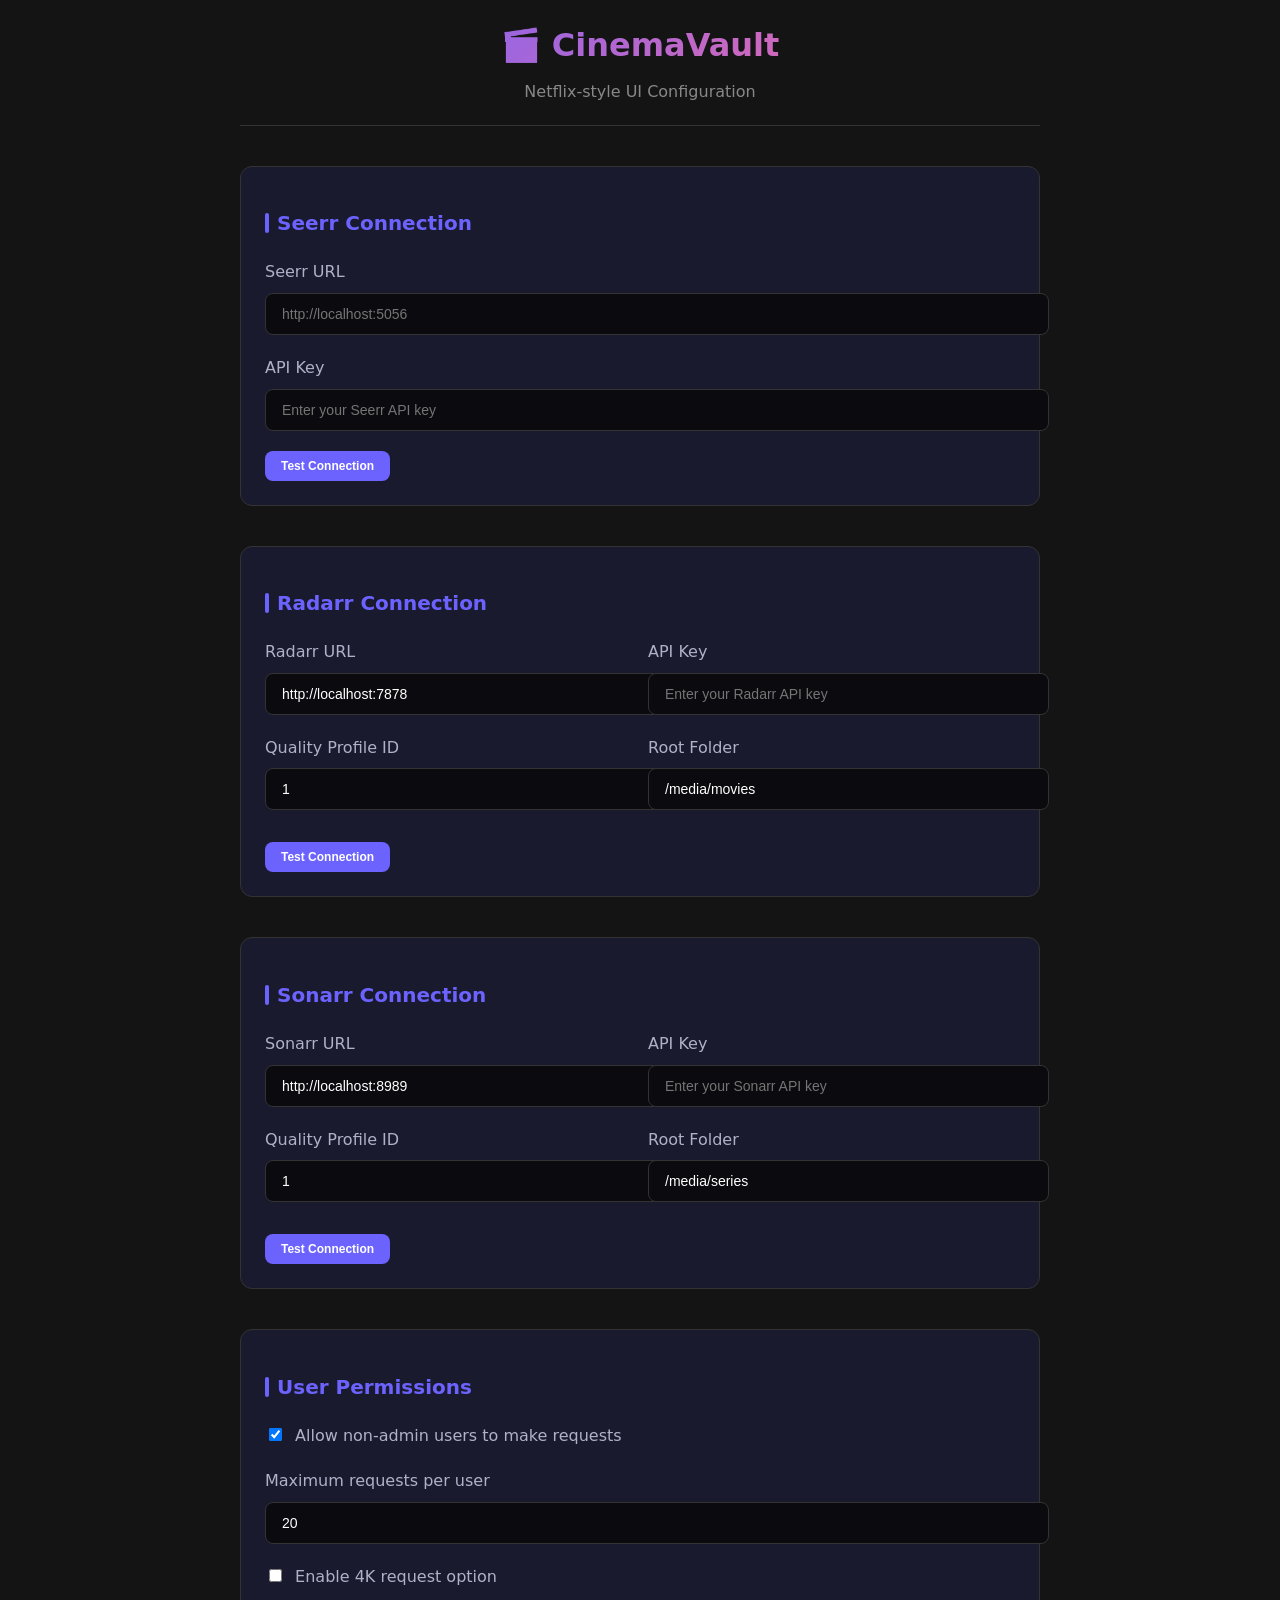
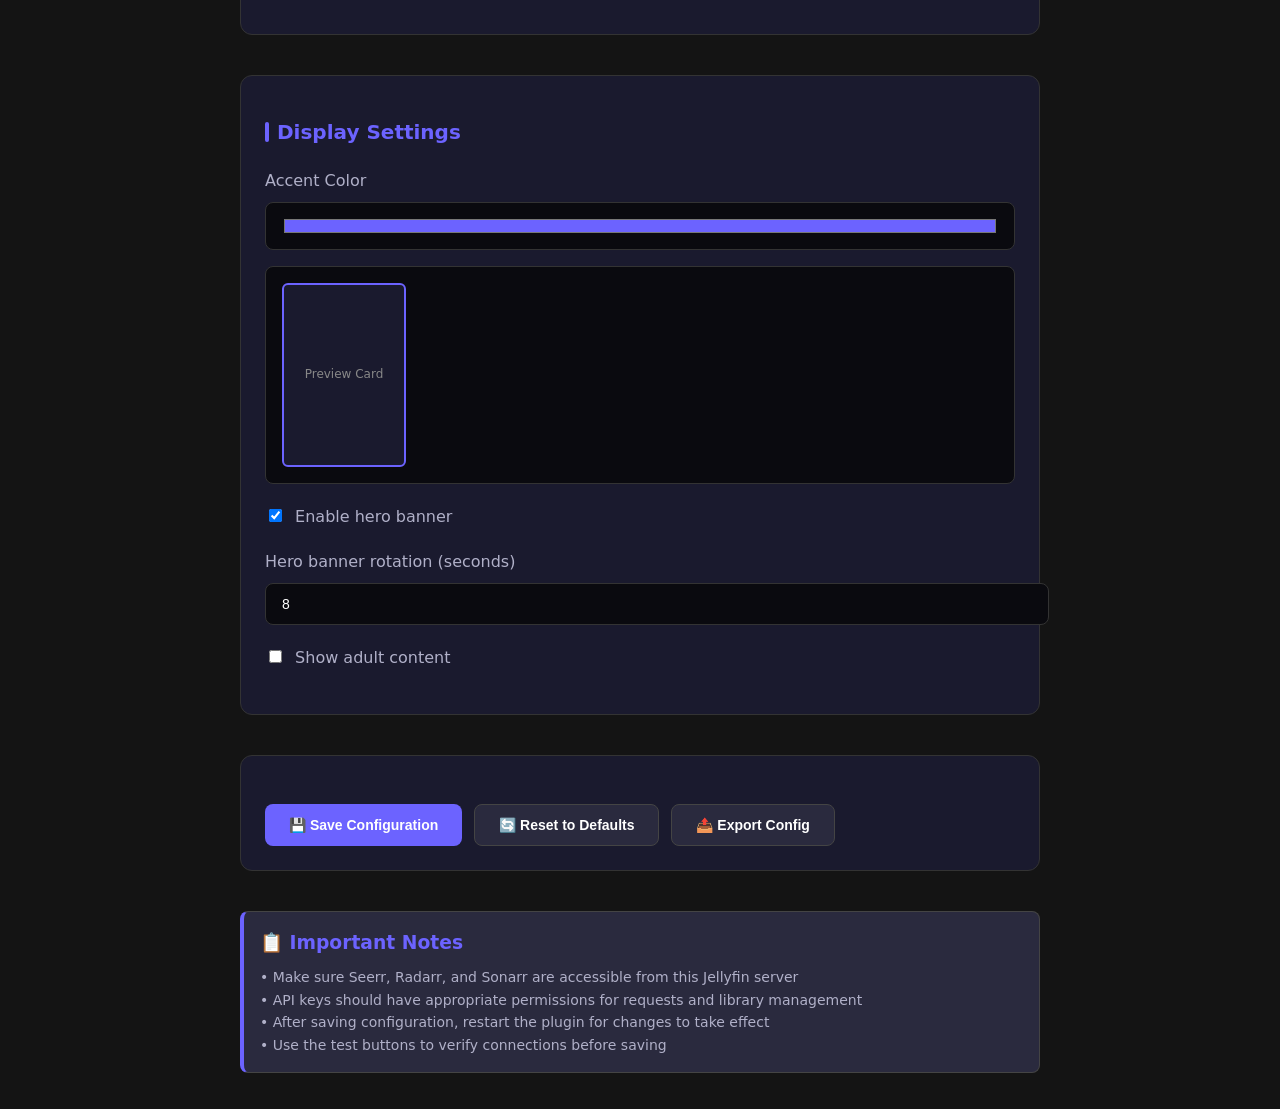
<file: Configuration/configPage.html>
<!DOCTYPE html>
<html lang="en">
<head>
    <meta charset="utf-8">
    <meta name="viewport" content="width=device-width, initial-scale=1.0">
    <title>CinemaVault Configuration</title>
    
    <style>
        body {
            font-family: system-ui, -apple-system, BlinkMacSystemFont, 'Segoe UI', Roboto, sans-serif;
            margin: 0;
            padding: 20px;
            background-color: #141414;
            color: #fff;
            line-height: 1.6;
        }
        
        .container {
            max-width: 800px;
            margin: 0 auto;
        }
        
        .header {
            text-align: center;
            margin-bottom: 40px;
            padding-bottom: 20px;
            border-bottom: 1px solid #333;
        }
        
        .logo {
            font-size: 2rem;
            font-weight: 700;
            margin-bottom: 8px;
            background: linear-gradient(135deg, #6c63ff, #ff6b9d);
            -webkit-background-clip: text;
            -webkit-text-fill-color: transparent;
            background-clip: text;
        }
        
        .subtitle {
            color: #888;
            font-size: 1rem;
        }
        
        .section {
            margin-bottom: 40px;
            padding: 24px;
            background: #1a1a2e;
            border-radius: 12px;
            border: 1px solid #333;
        }
        
        .section-title {
            font-size: 1.25rem;
            font-weight: 600;
            margin-bottom: 20px;
            color: #6c63ff;
            display: flex;
            align-items: center;
            gap: 8px;
        }
        
        .section-title::before {
            content: '';
            width: 4px;
            height: 20px;
            background: #6c63ff;
            border-radius: 2px;
        }
        
        .form-group {
            margin-bottom: 20px;
        }
        
        .form-group label {
            display: block;
            margin-bottom: 8px;
            font-weight: 500;
            color: #b0b0c8;
        }
        
        .form-group input,
        .form-group select {
            width: 100%;
            padding: 12px 16px;
            background: #0a0a0f;
            border: 1px solid #333;
            border-radius: 8px;
            color: #fff;
            font-size: 14px;
            transition: border-color 0.2s ease;
        }
        
        .form-group input:focus,
        .form-group select:focus {
            outline: none;
            border-color: #6c63ff;
            box-shadow: 0 0 0 3px rgba(108, 99, 255, 0.1);
        }
        
        .form-group input[type="color"] {
            height: 48px;
            cursor: pointer;
        }
        
        .form-group input[type="checkbox"] {
            width: auto;
            margin-right: 8px;
        }
        
        .checkbox-label {
            display: flex;
            align-items: center;
            cursor: pointer;
            color: #b0b0c8;
        }
        
        .form-row {
            display: grid;
            grid-template-columns: 1fr 1fr;
            gap: 16px;
        }
        
        .btn {
            padding: 12px 24px;
            border: none;
            border-radius: 8px;
            font-weight: 600;
            font-size: 14px;
            cursor: pointer;
            transition: all 0.2s ease;
            text-decoration: none;
            display: inline-flex;
            align-items: center;
            gap: 8px;
        }
        
        .btn-primary {
            background: #6c63ff;
            color: white;
        }
        
        .btn-primary:hover {
            background: #8b84ff;
            transform: translateY(-1px);
            box-shadow: 0 4px 12px rgba(108, 99, 255, 0.3);
        }
        
        .btn-secondary {
            background: #2a2a3e;
            color: #fff;
            border: 1px solid #444;
        }
        
        .btn-secondary:hover {
            background: #333;
            border-color: #6c63ff;
        }
        
        .btn-success {
            background: #00d4aa;
            color: white;
        }
        
        .btn-success:hover {
            background: #00b894;
        }
        
        .btn-danger {
            background: #ff4757;
            color: white;
        }
        
        .btn-danger:hover {
            background: #ff3838;
        }
        
        .btn-group {
            display: flex;
            gap: 12px;
            margin-top: 24px;
        }
        
        .status {
            padding: 8px 12px;
            border-radius: 6px;
            font-size: 12px;
            font-weight: 600;
            text-transform: uppercase;
            letter-spacing: 0.5px;
        }
        
        .status-success {
            background: #00d4aa;
            color: white;
        }
        
        .status-error {
            background: #ff4757;
            color: white;
        }
        
        .status-warning {
            background: #ffa733;
            color: white;
        }
        
        .connection-status {
            margin-top: 12px;
            padding: 12px;
            border-radius: 8px;
            background: #0a0a0f;
            border: 1px solid #333;
        }
        
        .connection-status.connected {
            border-color: #00d4aa;
        }
        
        .connection-status.error {
            border-color: #ff4757;
        }
        
        .actions {
            display: flex;
            gap: 8px;
            margin-top: 12px;
        }
        
        .actions .btn {
            padding: 8px 16px;
            font-size: 12px;
        }
        
        .preview {
            margin-top: 16px;
            padding: 16px;
            background: #0a0a0f;
            border-radius: 8px;
            border: 1px solid #333;
        }
        
        .preview-card {
            width: 120px;
            height: 180px;
            background: #1a1a2e;
            border-radius: 6px;
            border: 2px solid var(--accent-color, #6c63ff);
            display: flex;
            align-items: center;
            justify-content: center;
            font-size: 12px;
            color: #888;
            transition: all 0.2s ease;
        }
        
        .preview-card:hover {
            transform: scale(1.05);
            box-shadow: 0 8px 24px rgba(108, 99, 255, 0.3);
        }
        
        .info-box {
            background: #2a2a3e;
            border: 1px solid #444;
            border-left: 4px solid #6c63ff;
            padding: 16px;
            border-radius: 8px;
            margin: 16px 0;
        }
        
        .info-box h3 {
            margin: 0 0 8px 0;
            color: #6c63ff;
        }
        
        .info-box p {
            margin: 0;
            color: #b0b0c8;
            font-size: 14px;
        }
        
        @media (max-width: 600px) {
            .form-row {
                grid-template-columns: 1fr;
            }
            
            .btn-group {
                flex-direction: column;
            }
            
            body {
                padding: 10px;
            }
        }
    </style>
</head>
<body>
    <div class="container">
        <div class="header">
            <div class="logo">🎬 CinemaVault</div>
            <div class="subtitle">Netflix-style UI Configuration</div>
        </div>

        <form id="configForm">
            <!-- Seerr Connection -->
            <div class="section">
                <h2 class="section-title">Seerr Connection</h2>
                
                <div class="form-group">
                    <label for="seerrUrl">Seerr URL</label>
                    <input type="url" id="seerrUrl" placeholder="http://localhost:5056">
                </div>
                
                <div class="form-group">
                    <label for="seerrApiKey">API Key</label>
                    <input type="password" id="seerrApiKey" placeholder="Enter your Seerr API key">
                </div>
                
                <div class="actions">
                    <button type="button" class="btn btn-primary" onclick="testSeerrConnection()">
                        Test Connection
                    </button>
                </div>
                
                <div id="seerrStatus" class="connection-status" style="display: none;">
                    <!-- Status will be inserted here -->
                </div>
            </div>

            <!-- Radarr Connection -->
            <div class="section">
                <h2 class="section-title">Radarr Connection</h2>
                
                <div class="form-row">
                    <div class="form-group">
                        <label for="radarrUrl">Radarr URL</label>
                        <input type="url" id="radarrUrl" placeholder="http://localhost:7878">
                    </div>
                    
                    <div class="form-group">
                        <label for="radarrApiKey">API Key</label>
                        <input type="password" id="radarrApiKey" placeholder="Enter your Radarr API key">
                    </div>
                </div>
                
                <div class="form-row">
                    <div class="form-group">
                        <label for="radarrQualityProfileId">Quality Profile ID</label>
                        <input type="number" id="radarrQualityProfileId" value="1" min="1">
                    </div>
                    
                    <div class="form-group">
                        <label for="radarrRootFolder">Root Folder</label>
                        <input type="text" id="radarrRootFolder" value="/media/movies" placeholder="/media/movies">
                    </div>
                </div>
                
                <div class="actions">
                    <button type="button" class="btn btn-primary" onclick="testRadarrConnection()">
                        Test Connection
                    </button>
                </div>
                
                <div id="radarrStatus" class="connection-status" style="display: none;">
                    <!-- Status will be inserted here -->
                </div>
            </div>

            <!-- Sonarr Connection -->
            <div class="section">
                <h2 class="section-title">Sonarr Connection</h2>
                
                <div class="form-row">
                    <div class="form-group">
                        <label for="sonarrUrl">Sonarr URL</label>
                        <input type="url" id="sonarrUrl" placeholder="http://localhost:8989">
                    </div>
                    
                    <div class="form-group">
                        <label for="sonarrApiKey">API Key</label>
                        <input type="password" id="sonarrApiKey" placeholder="Enter your Sonarr API key">
                    </div>
                </div>
                
                <div class="form-row">
                    <div class="form-group">
                        <label for="sonarrQualityProfileId">Quality Profile ID</label>
                        <input type="number" id="sonarrQualityProfileId" value="1" min="1">
                    </div>
                    
                    <div class="form-group">
                        <label for="sonarrRootFolder">Root Folder</label>
                        <input type="text" id="sonarrRootFolder" value="/media/series" placeholder="/media/series">
                    </div>
                </div>
                
                <div class="actions">
                    <button type="button" class="btn btn-primary" onclick="testSonarrConnection()">
                        Test Connection
                    </button>
                </div>
                
                <div id="sonarrStatus" class="connection-status" style="display: none;">
                    <!-- Status will be inserted here -->
                </div>
            </div>

            <!-- User Permissions -->
            <div class="section">
                <h2 class="section-title">User Permissions</h2>
                
                <div class="form-group">
                    <label class="checkbox-label">
                        <input type="checkbox" id="allowUserRequests">
                        Allow non-admin users to make requests
                    </label>
                </div>
                
                <div class="form-group">
                    <label for="maxRequestsPerUser">Maximum requests per user</label>
                    <input type="number" id="maxRequestsPerUser" value="20" min="1" max="100">
                </div>
                
                <div class="form-group">
                    <label class="checkbox-label">
                        <input type="checkbox" id="enable4KRequests">
                        Enable 4K request option
                    </label>
                </div>
            </div>

            <!-- Display Settings -->
            <div class="section">
                <h2 class="section-title">Display Settings</h2>
                
                <div class="form-group">
                    <label for="accentColor">Accent Color</label>
                    <input type="color" id="accentColor" value="#6c63ff">
                    <div class="preview">
                        <div class="preview-card" id="colorPreview">
                            Preview Card
                        </div>
                    </div>
                </div>
                
                <div class="form-group">
                    <label class="checkbox-label">
                        <input type="checkbox" id="enableHeroBanner">
                        Enable hero banner
                    </label>
                </div>
                
                <div class="form-group">
                    <label for="heroRotationSeconds">Hero banner rotation (seconds)</label>
                    <input type="number" id="heroRotationSeconds" value="8" min="3" max="30">
                </div>
                
                <div class="form-group">
                    <label class="checkbox-label">
                        <input type="checkbox" id="showAdultContent">
                        Show adult content
                    </label>
                </div>
            </div>

            <!-- Save Actions -->
            <div class="section">
                <div class="btn-group">
                    <button type="submit" class="btn btn-primary">
                        💾 Save Configuration
                    </button>
                    <button type="button" class="btn btn-secondary" onclick="resetToDefaults()">
                        🔄 Reset to Defaults
                    </button>
                    <button type="button" class="btn btn-secondary" onclick="exportConfig()">
                        📤 Export Config
                    </button>
                </div>
            </div>
        </form>

        <!-- Information -->
        <div class="info-box">
            <h3>📋 Important Notes</h3>
            <p>
                • Make sure Seerr, Radarr, and Sonarr are accessible from this Jellyfin server<br>
                • API keys should have appropriate permissions for requests and library management<br>
                • After saving configuration, restart the plugin for changes to take effect<br>
                • Use the test buttons to verify connections before saving
            </p>
        </div>
    </div>

    <script>
        // Configuration object
        let config = {};

        // Load configuration from Jellyfin
        function loadConfig() {
            try {
                // This would normally load from Jellyfin's plugin configuration
                // For now, we'll use default values
                config = {
                    seerrUrl: '',
                    seerrApiKey: '',
                    radarrUrl: 'http://localhost:7878',
                    radarrApiKey: '',
                    radarrQualityProfileId: 1,
                    radarrRootFolder: '/media/movies',
                    sonarrUrl: 'http://localhost:8989',
                    sonarrApiKey: '',
                    sonarrQualityProfileId: 1,
                    sonarrRootFolder: '/media/series',
                    allowUserRequests: true,
                    maxRequestsPerUser: 20,
                    enable4KRequests: false,
                    accentColor: '#6c63ff',
                    enableHeroBanner: true,
                    heroRotationSeconds: 8,
                    showAdultContent: false
                };

                // Populate form fields
                Object.keys(config).forEach(key => {
                    const element = document.getElementById(key);
                    if (element) {
                        if (element.type === 'checkbox') {
                            element.checked = config[key];
                        } else {
                            element.value = config[key];
                        }
                    }
                });

                updateColorPreview();

            } catch (error) {
                console.error('Error loading configuration:', error);
            }
        }

        // Save configuration
        function saveConfig() {
            try {
                // Collect form data
                const formData = new FormData(document.getElementById('configForm'));
                const newConfig = {};
                
                for (const [key, value] of formData.entries()) {
                    const element = document.getElementById(key);
                    if (element.type === 'checkbox') {
                        newConfig[key] = element.checked;
                    } else if (element.type === 'number') {
                        newConfig[key] = parseInt(value) || 0;
                    } else {
                        newConfig[key] = value;
                    }
                }

                // This would normally save to Jellyfin's plugin configuration
                config = { ...config, ...newConfig };
                
                alert('Configuration saved! Restart the plugin for changes to take effect.');

            } catch (error) {
                console.error('Error saving configuration:', error);
                alert('Error saving configuration: ' + error.message);
            }
        }

        // Test Seerr connection
        async function testSeerrConnection() {
            const statusDiv = document.getElementById('seerrStatus');
            const url = document.getElementById('seerrUrl').value;
            const apiKey = document.getElementById('seerrApiKey').value;

            if (!url || !apiKey) {
                showStatus('seerr', 'error', 'URL and API key are required');
                return;
            }

            showStatus('seerr', 'loading', 'Testing connection...');
            
            try {
                // This would normally call the API
                // For demo purposes, we'll simulate a connection test
                await simulateConnectionTest('Seerr', url);
                showStatus('seerr', 'success', 'Connected successfully');
            } catch (error) {
                showStatus('seerr', 'error', 'Connection failed: ' + error.message);
            }
        }

        // Test Radarr connection
        async function testRadarrConnection() {
            const statusDiv = document.getElementById('radarrStatus');
            const url = document.getElementById('radarrUrl').value;
            const apiKey = document.getElementById('radarrApiKey').value;

            if (!url || !apiKey) {
                showStatus('radarr', 'error', 'URL and API key are required');
                return;
            }

            showStatus('radarr', 'loading', 'Testing connection...');
            
            try {
                await simulateConnectionTest('Radarr', url);
                showStatus('radarr', 'success', 'Connected successfully');
            } catch (error) {
                showStatus('radarr', 'error', 'Connection failed: ' + error.message);
            }
        }

        // Test Sonarr connection
        async function testSonarrConnection() {
            const statusDiv = document.getElementById('sonarrStatus');
            const url = document.getElementById('sonarrUrl').value;
            const apiKey = document.getElementById('sonarrApiKey').value;

            if (!url || !apiKey) {
                showStatus('sonarr', 'error', 'URL and API key are required');
                return;
            }

            showStatus('sonarr', 'loading', 'Testing connection...');
            
            try {
                await simulateConnectionTest('Sonarr', url);
                showStatus('sonarr', 'success', 'Connected successfully');
            } catch (error) {
                showStatus('sonarr', 'error', 'Connection failed: ' + error.message);
            }
        }

        // Simulate connection test (for demo purposes)
        function simulateConnectionTest(service, url) {
            return new Promise((resolve, reject) => {
                setTimeout(() => {
                    // Simulate network delay
                    if (url && url.startsWith('http')) {
                        resolve();
                    } else {
                        reject(new Error('Invalid URL'));
                    }
                }, 1000);
            });
        }

        // Show connection status
        function showStatus(service, type, message) {
            const statusDiv = document.getElementById(service + 'Status');
            if (!statusDiv) return;

            statusDiv.style.display = 'block';
            statusDiv.className = 'connection-status ' + type;
            
            if (type === 'loading') {
                statusDiv.innerHTML = `<div class="status status-warning">⏳ ${message}</div>`;
            } else if (type === 'success') {
                statusDiv.innerHTML = `<div class="status status-success">✅ ${message}</div>`;
            } else if (type === 'error') {
                statusDiv.innerHTML = `<div class="status status-error">❌ ${message}</div>`;
            }
        }

        // Update color preview
        function updateColorPreview() {
            const color = document.getElementById('accentColor').value;
            const preview = document.getElementById('colorPreview');
            if (preview) {
                preview.style.setProperty('--accent-color', color);
            }
        }

        // Reset to defaults
        function resetToDefaults() {
            if (confirm('Are you sure you want to reset all settings to their default values?')) {
                loadConfig();
                alert('Settings reset to defaults. Click "Save Configuration" to apply.');
            }
        }

        // Export configuration
        function exportConfig() {
            const configData = JSON.stringify(config, null, 2);
            const blob = new Blob([configData], { type: 'application/json' });
            const url = URL.createObjectURL(blob);
            const a = document.createElement('a');
            a.href = url;
            a.download = 'cinemavault-config.json';
            a.click();
            URL.revokeObjectURL(url);
        }

        // Initialize
        document.addEventListener('DOMContentLoaded', function() {
            loadConfig();
            
            // Form submission
            document.getElementById('configForm').addEventListener('submit', function(e) {
                e.preventDefault();
                saveConfig();
            });

            // Color change handler
            document.getElementById('accentColor').addEventListener('input', updateColorPreview);
        });
    </script>
</body>
</html>
</file>
